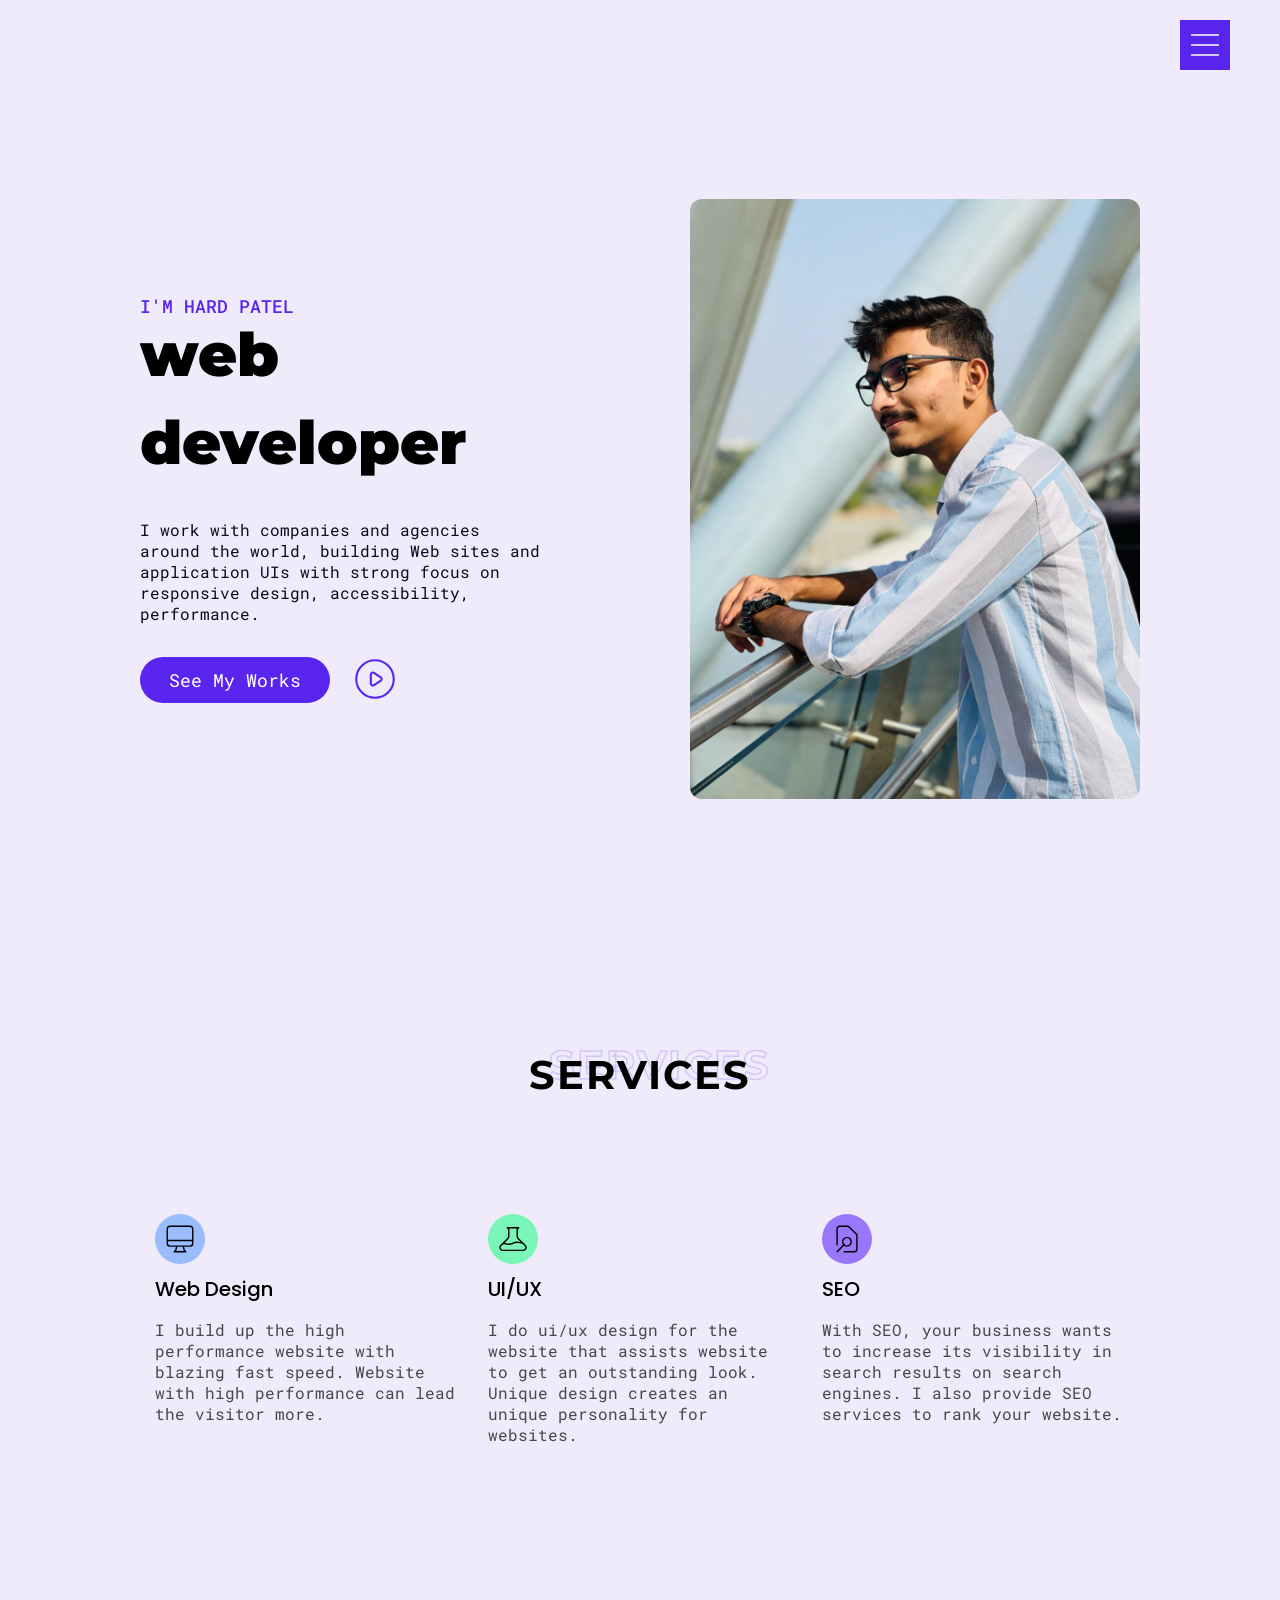
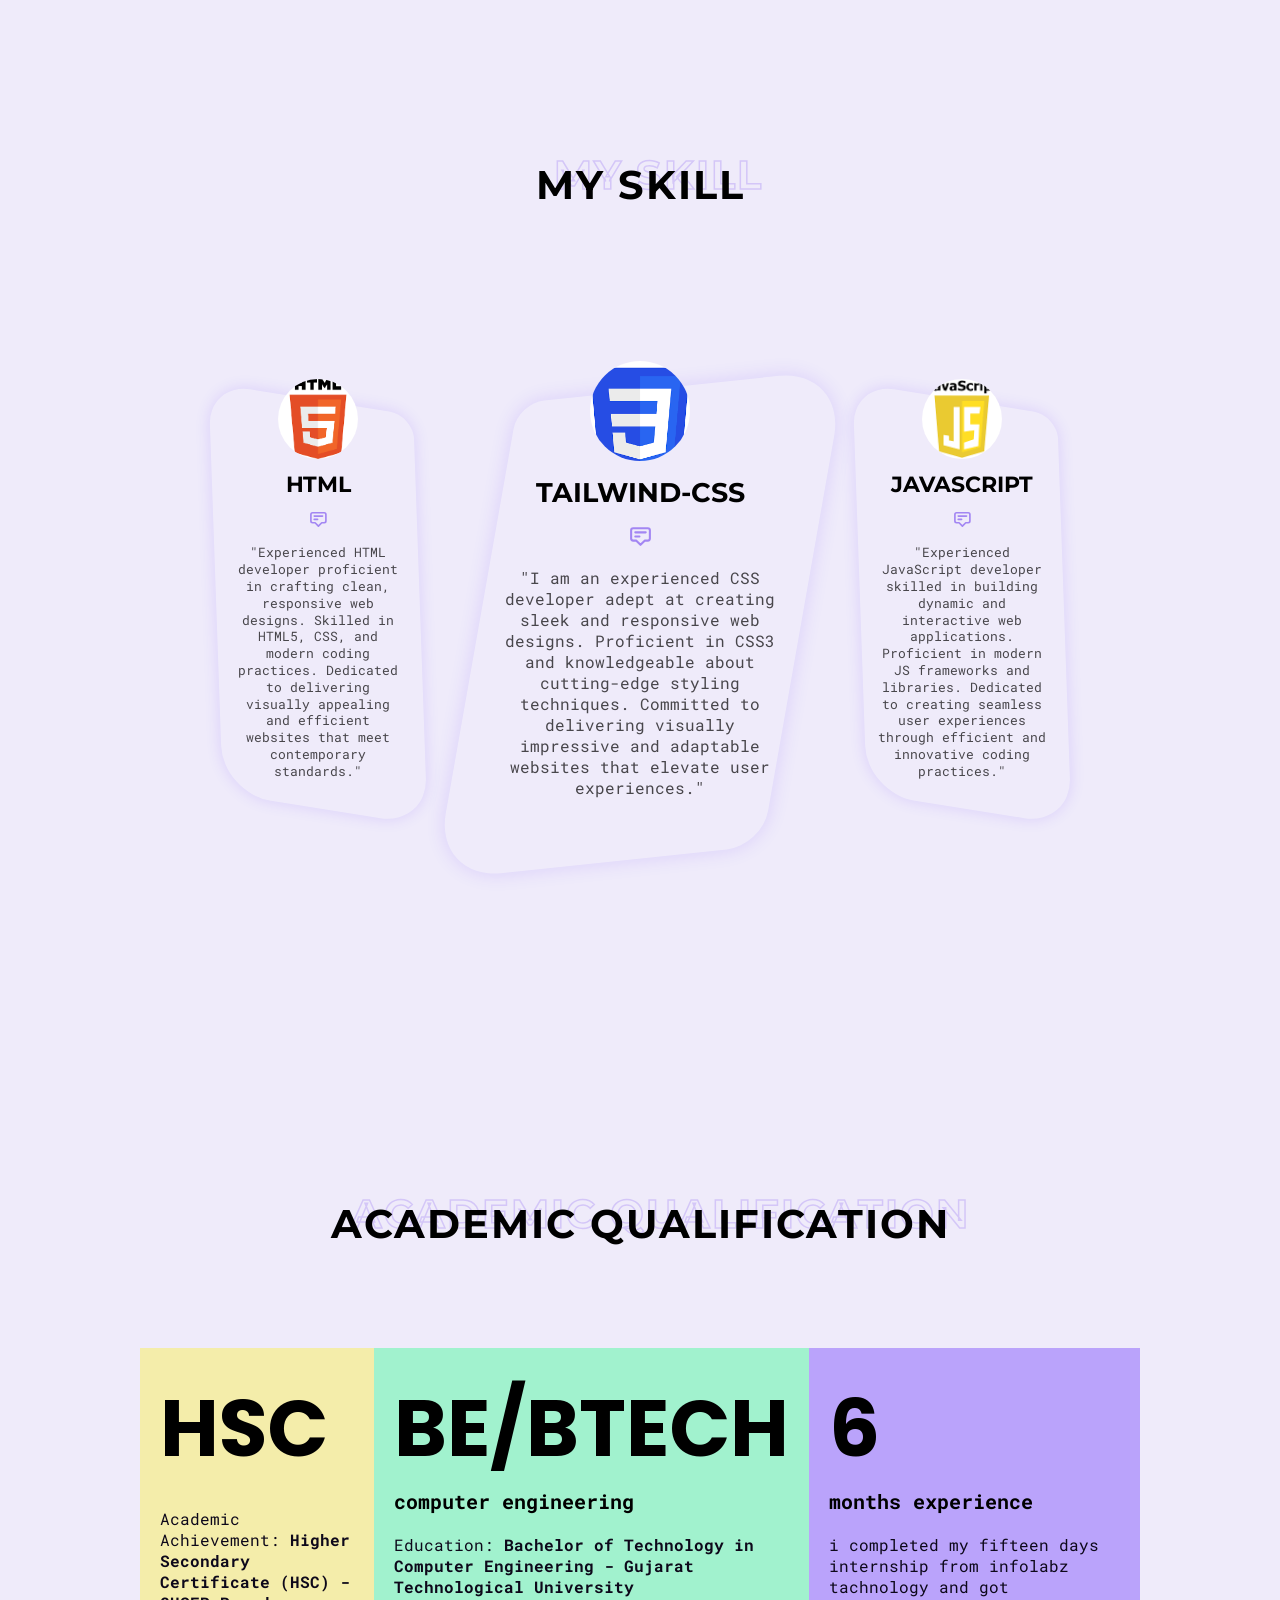
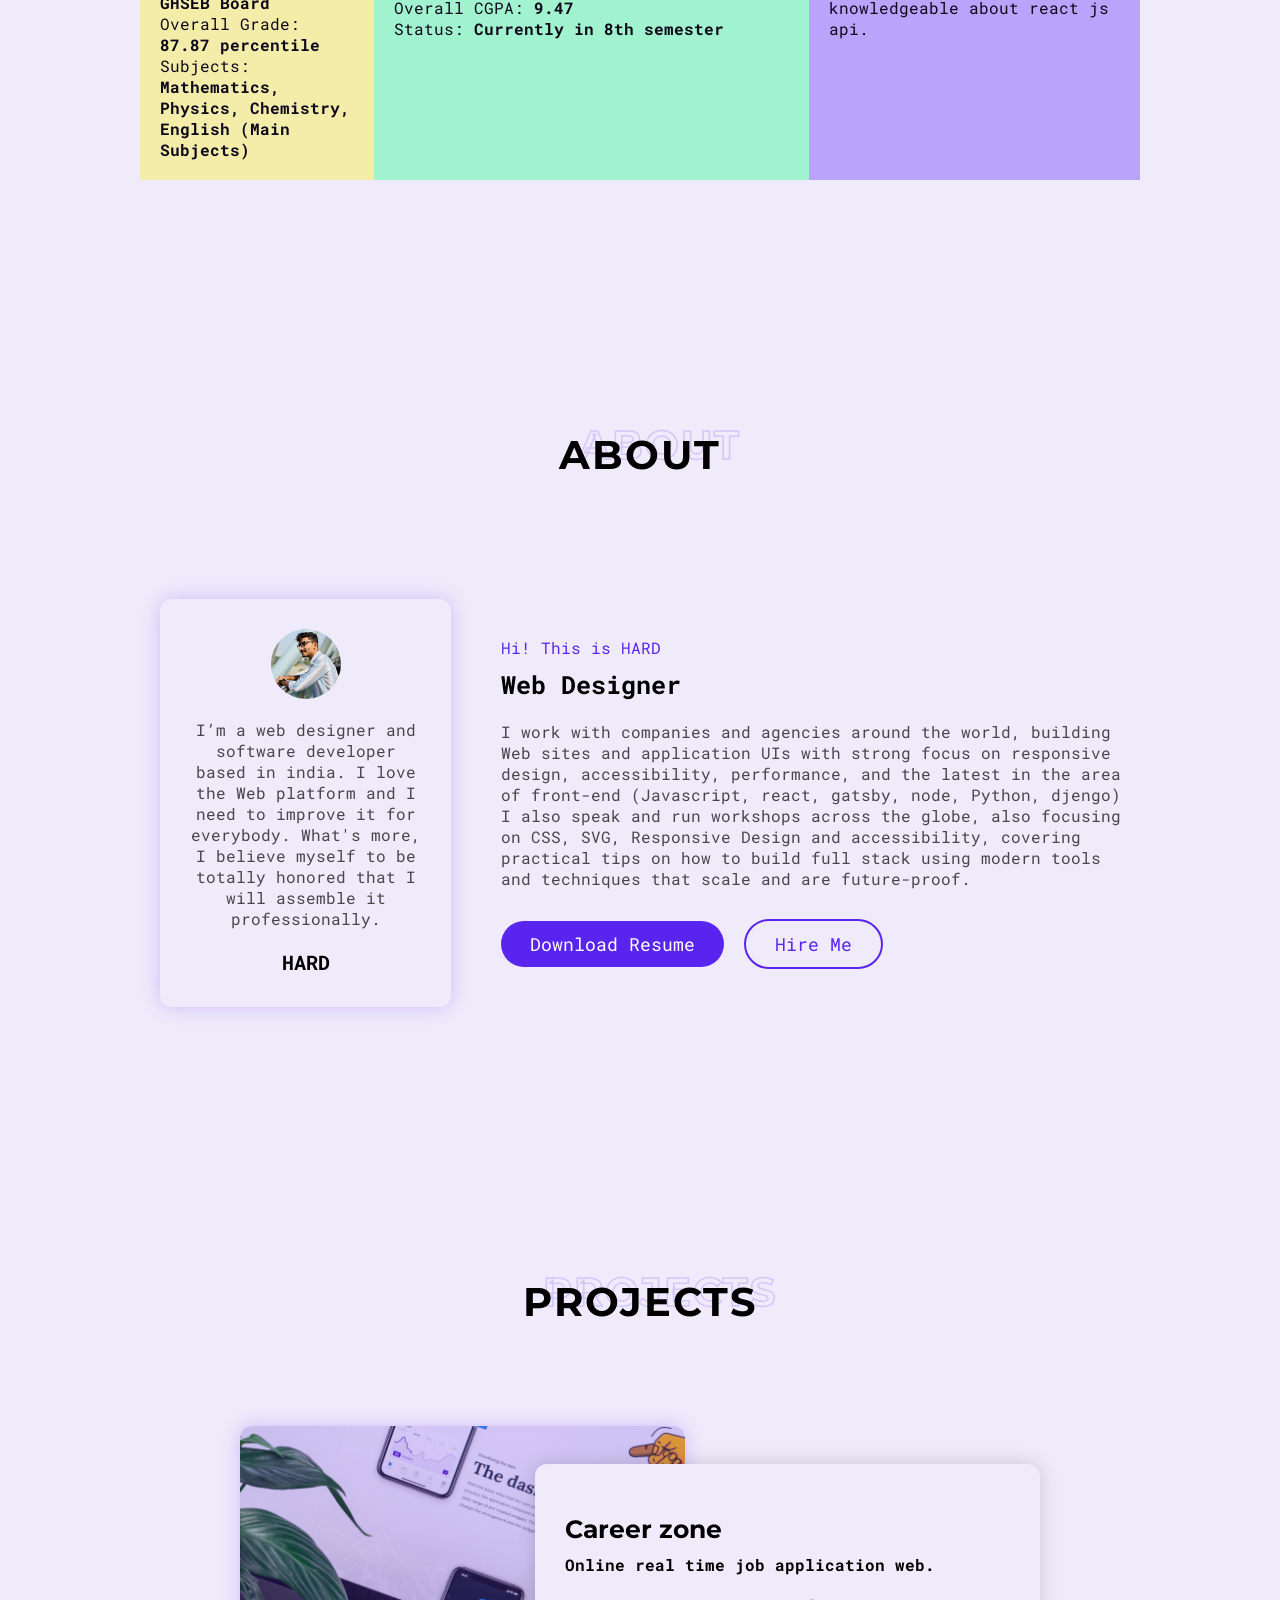
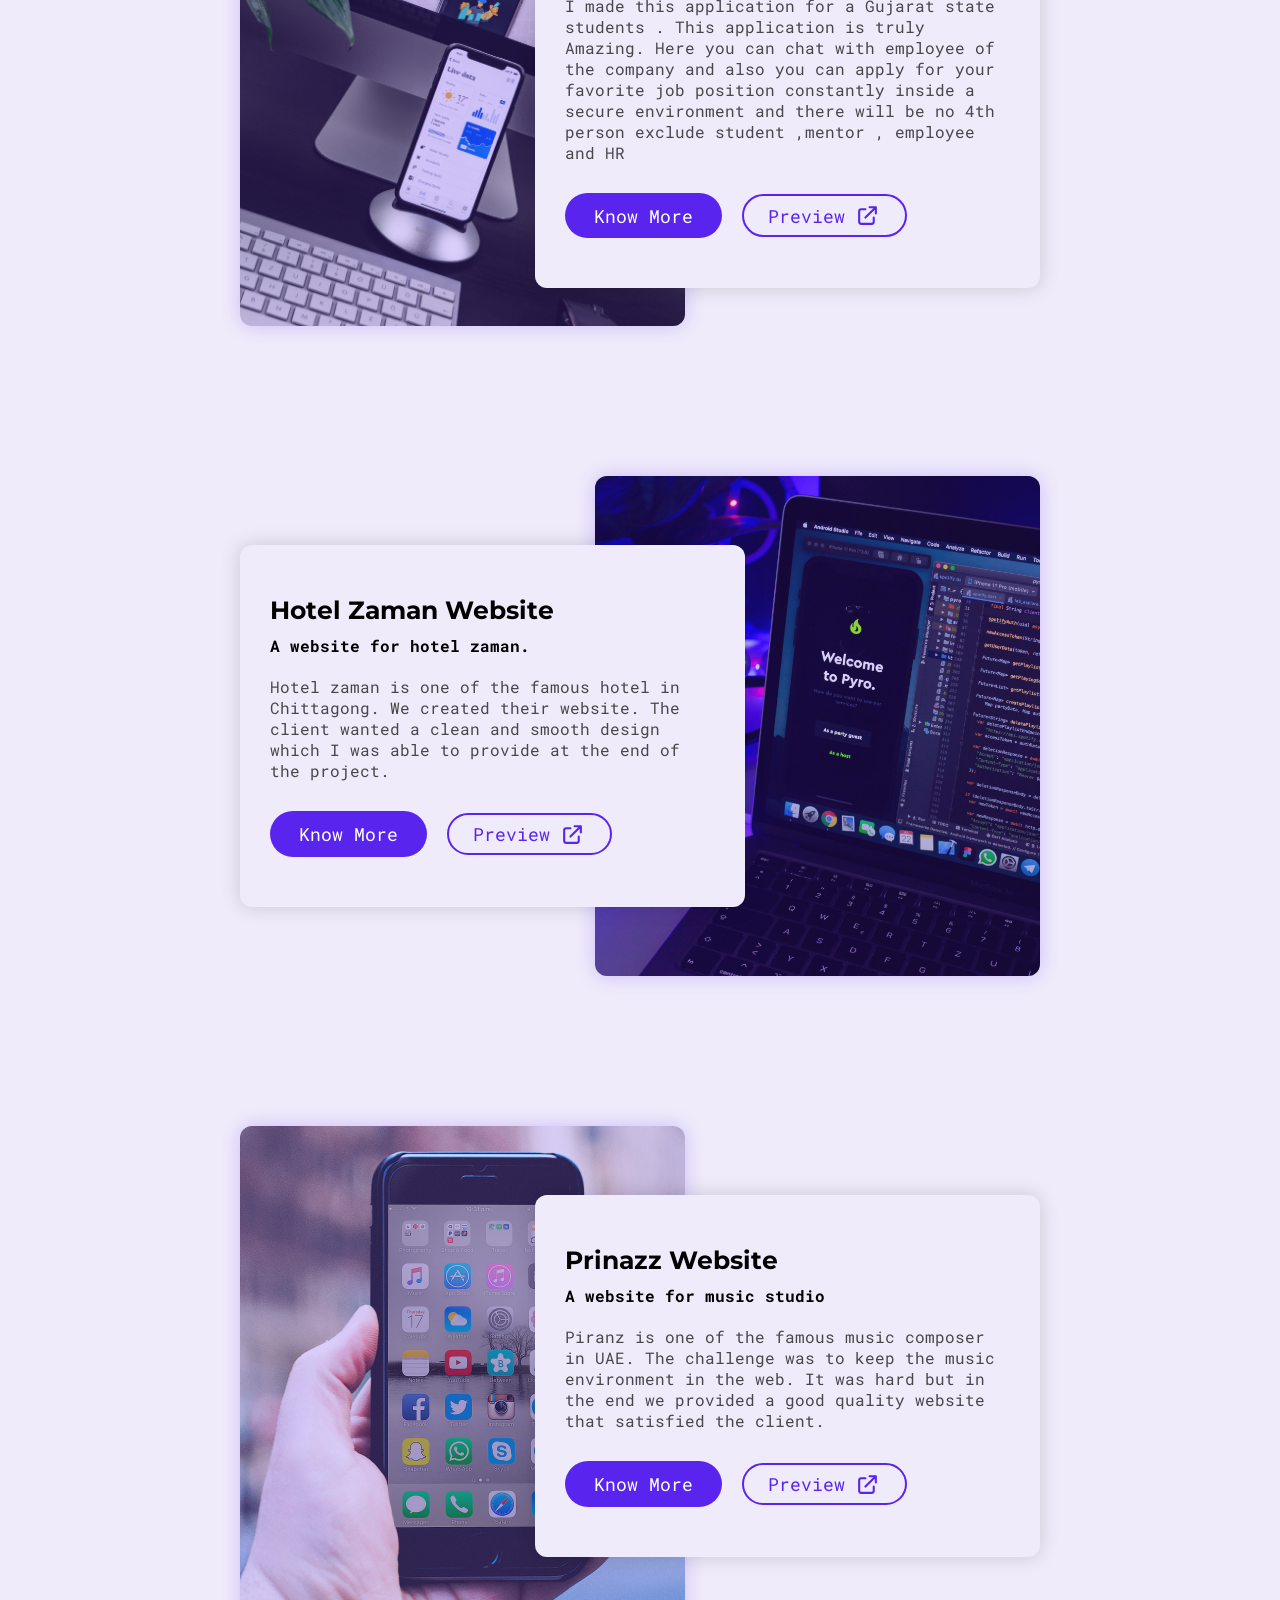
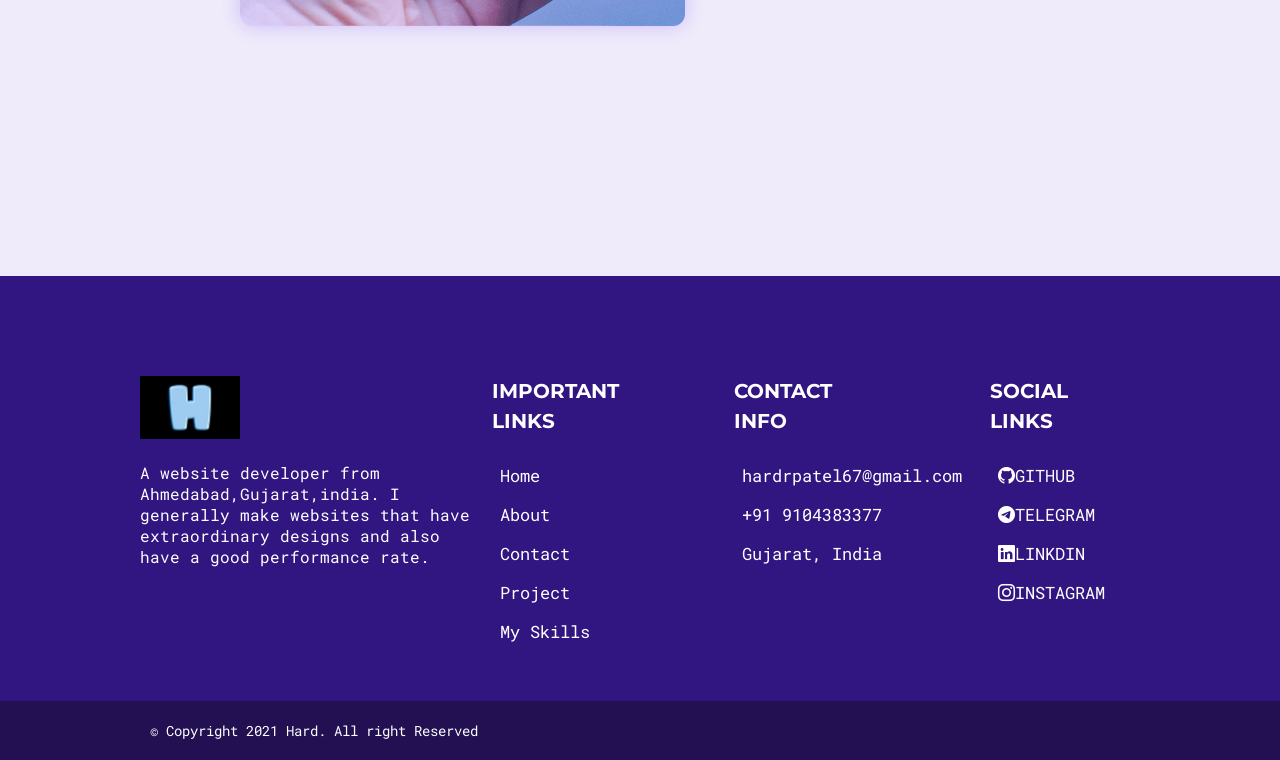
<file: index.html>
<!DOCTYPE html>
<html lang="en">

<head>
  <meta charset="UTF-8">
  <meta name="viewport" content="width=device-width, initial-scale=1.0">
  <title>Hard - Portfolio</title>
  <link rel="shortcut icon" href="./image/h symbol_11zon.jpeg" type="image/x-icon">
  <link rel="stylesheet" href="style.css">
  <link rel="stylesheet" href="https://cdn.jsdelivr.net/npm/bootstrap-icons@1.10.5/font/bootstrap-icons.css">
  <link rel="stylesheet" href="https://cdnjs.cloudflare.com/ajax/libs/font-awesome/6.5.1/css/all.min.css" integrity="sha512-DTOQO9RWCH3ppGqcWaEA1BIZOC6xxalwEsw9c2QQeAIftl+Vegovlnee1c9QX4TctnWMn13TZye+giMm8e2LwA==" crossorigin="anonymous" referrerpolicy="no-referrer" />
   
  <style>
    @import url('https://fonts.googleapis.com/css2?family=Montserrat:wght@700;900&family=Roboto+Mono:wght@300;500&family=Poppins:wght@600&display=swap');

/* variables */
:root {
	--primary-color: #5924ed;
	--secondary-black: #0d081a;
	--secondary-gray: #48464b;
	--body-bg: #efebfa;
}

/* global styles */
* {
	padding: 0;
	margin: 0;
	box-sizing: border-box;
}
html {
	font-family: 'Roboto Mono';
	font-size: 10px;
	scroll-behavior: smooth;
}
body {
	background-color: var(--body-bg);
}
img {
	width: 100%;
	height: 100%;
}
a {
	color: black;
	text-decoration: none;
}

section {
	display: flex;
	align-items: center;
	justify-content: center;
}
.container {
	width: 90%;
	margin: 0 auto;
	max-width: 1000px;
}
p {
	font-size: 1.6rem;
	color: var(--secondary-black);
}
.section-heading {
	font-size: clamp(0.8rem, 10vw, 4rem);
	text-transform: uppercase;
	font-family: 'Montserrat';
	letter-spacing: 0.2rem;
	text-align: center;
	position: relative;
	margin-bottom: 10rem;
}
.section-heading::before {
	content: attr(data-outline);
	position: absolute;
	left: 2%;
	top: -20%;
	width: 100%;

	text-align: center;
	text-transform: uppercase;
	font-family: 'Montserrat';
	letter-spacing: 0.2rem;

	color: transparent;
	/* -webkit-text-stroke: 1.5px rgba(0, 0, 0, 0.103); */
	-webkit-text-stroke: 1.5px #5a24ed2f;
	z-index: -1;
}
.buttons {
	margin-top: 3rem;
	display: flex;
	align-items: center;
	justify-content: flex-start;
	gap: 2rem;
}
.primary-btn {
	display: inline-block;
	background-color: var(--primary-color);
	color: white;
	font-size: 1.8rem;
	padding: 0.6em 1.6em;
	border-radius: 50px;
}
.buttons .primary-btn.outline {
	background-color: transparent;
	border: 2px solid var(--primary-color);
	color: var(--primary-color);
}
.buttons svg {
	width: 50px;
	color: var(--primary-color);
}

/* scroll Top/Up Button */
.scroll-top {
	z-index: 100;
	height: 60px;
	width: 60px;
	background-color: white;
	position: fixed;
	bottom: 10px;
	right: 10px;
	cursor: pointer;
	border-radius: 6px;
	box-shadow: 0px 0px 20px rgba(71, 40, 182, 0.226);
	/* hover effect default */
	transform: scale(0.9);
	transition: 0.3s ease-in-out transform;
	/* for centering the icon */
	/* display: flex; */
	display: none;
	align-items: center;
	justify-content: center;
}
.scroll-top svg {
	width: 50%;
	color: black;
	pointer-events: none;
}

.scroll-top:hover {
	transform: scale(1);
}

/* Navigation Section */
#navigation {
	position: fixed;
	right: 50px;
	height: auto;
	top: 20px;
	z-index: 100;
}
#navigation .nav-icon {
	width: 50px;
	height: 50px;
	margin: 0 auto;
	margin-right: 0;
	cursor: pointer;
	background-color: var(--primary-color);
	display: flex;
	align-items: center;
	justify-content: center;
}
#navigation .nav-icon svg {
	width: 80%;
	color: white;
}
#nav-content {
	position: fixed;
	right: 0;
	width: 47%;
	max-width: 365px;
	height: 100%;
	z-index: 100;
	background-color: var(--secondary-black);
	color: white;
	display: flex;
	align-items: center;
	justify-content: center;
	overflow: hidden;
	transform: translateX(100%);
	transition: 0.3s ease transform;
}
#nav-content.show {
	transform: translateX(0);
	box-shadow: -6px 0px 29px 7px #000000a3;
}
#nav-content .section-heading {
	text-align: left;
}
#nav-content .section-heading::before {
	content: 'Menu';
	text-align: left;
	-webkit-text-stroke: 1.5px #afadad25;
}
#nav-content .wrapper {
	width: 70%;
	position: relative;
}
#nav-content ul {
	list-style: none;
	text-align: left;
}
#nav-content ul li {
	margin-bottom: 2rem;
}
#nav-content ul li a {
	display: inline-block;
	width: 100%;
	color: white;
	font-size: 3rem;
	font-family: 'Montserrat';
	/* position: relative; */
}
#nav-content ul li a::after {
	content: attr(data-text);
	pointer-events: none;
	position: absolute;
	right: -150px;
	bottom: 30%;
	width: 100%;
	color: transparent;
	-webkit-text-stroke: 1.5px #fefcfcdd;
	opacity:0;
	transition: 0.3s ease;
	transition-property: opacity, transform;
	z-index: -1;
	text-align: center;
	transform: rotate(70deg) scale(3);
}
#nav-content ul li a:hover::after {
	opacity: 1; 
	transform: scale(3) translateY(10px) rotate(90deg);
}
#nav-content .close-btn {
	position: absolute;
	left: 10px;
	top: 10px;
	color: white;
	width: 40px;
	height: 40px;
	background-color: var(--primary-color);
	display: flex;
	align-items: center;
	justify-content: center;
	border-radius: 50%;
	cursor: pointer;
	transition: 0.3s ease background-color;
}
#nav-content .close-btn:hover {
	background-color: crimson;
}
#nav-content .close-btn svg {
	width: 80%;
}
@media only screen and (max-width: 768px) {
	#navigation {
		right: 10px;
		top: 10px;
	}
	#nav-content nav ul li a::after {
		display: none;
	}
	#nav-content .section-heading {
		text-align: right;
		margin-bottom: 5rem;
	}
	#nav-content .section-heading::before {
		text-align: right;
	}
	#nav-content nav ul {
		text-align: right;
	}
	#nav-content nav ul li a {
		font-size: 2.5rem;
	}
	#nav-content .wrapper {
		width: 90%;
	}
}

/* Hero section Styles */
#hero {
	height: 100vh;
	width: 100%;
	padding-top: 10rem;
}
#hero .container {
	display: flex;
	align-items: center;
	justify-content: center;
}
#hero .container .left {
	flex: 6;
	/* padding-right: 3rem; */
}
#hero .container .right {
	flex: 8;
}

#hero .left .subheading {
	font-size: 1.8rem;
	font-weight: 500;
	text-transform: uppercase;
	color: var(--primary-color);
	animation: fade 0.3s ease-in forwards;
	animation-delay: 1.1s;
	opacity: 0;
}
#hero .left .heading {
	font-size: 6rem;
	font-family: 'Montserrat';
	font-weight: 900;
	/* max-width: 400px; */
	overflow: hidden;
}
#hero .left .heading .wrapper {
	/* position: relative; */
	display: inline-block;
	overflow: hidden;
	/* border: 1px solid red; */
}
#hero .left .heading .wrapper span {
	position: relative;
	bottom: -70px;
	animation: reveal 1s ease-in-out forwards;
}
@keyframes reveal {
	0% {
		bottom: -70px;
	}
	100% {
		bottom: 0px;
	}
}
@keyframes fade {
	0% {
		opacity: 0;
	}
	100% {
		opacity: 1;
	}
}
#hero .left .desc {
	margin-top: 2.5rem;
	max-width: 400px;
	animation: fade 0.3s ease-in forwards;
	animation-delay: 1.1s;
	opacity: 0;
}
#hero .left .buttons {
	animation: fade 0.3s ease-in forwards;
	animation-delay: 1.1s;
	opacity: 0;
}

#hero .right {
	text-align: right;
}
#hero .right img {
	width: 100%;
	max-width: 450px;
	height: 600px;
	object-fit: cover;
	object-position: 50% 30%;
	border-radius: 12px;
}

@media only screen and (max-width: 768px) {
	html {
		font-size: 9px;
	}
	#hero .container {
		flex-direction: column-reverse;
	}
	#hero .container .right {
		text-align: center;
		flex: 1;
		margin-bottom: 2rem;
	}
	#hero .container .left {
		text-align: center;
		padding-right: 0;
		flex: 1;
		height: fit-content;
	}
	#hero .left .buttons {
		justify-content: center;
	}
	#hero .left .heading {
		font-size: 4rem;
		margin: 0 auto;
	}
	#hero .container .left .desc {
		margin: 0 auto;
		margin-top: 2rem;
	}
	#hero .right img {
		width: 100%;
		height: 400px;
	}
}
@media only screen and (max-width: 950px) {
	#hero .container .right {
		flex: 6;
	}
}

/* Services Section */
#services {
	padding: 15rem 0;
}

#services .all-items {
	display: flex;
	align-items: flex-start;
	justify-content: center;
}
#services .item {
	padding: 1.5rem;
	transition: 0.3s ease-in-out background-color;
	border-radius: 12px;
	flex: 1;
}
#services .item:nth-child(1):hover {
	background-color: rgb(8 69 241 / 35%);
}
#services .item:nth-child(2):hover {
	background-color: rgba(0, 255, 115, 0.151);
}
#services .item:nth-child(3):hover {
	background-color: #cbbef093;
}
#services .item .icon {
	width: 50px;
	height: 50px;
	padding: 0.8rem;
	background-color: rgba(255, 0, 0, 0.24);
	border-radius: 50%;
	margin-bottom: 1rem;
}
#services .item-heading {
	font-weight: 500;
	font-size: 2rem;
	/* text-transform: uppercase; */
	margin-bottom: 1.5rem;
	font-family: 'Poppins';
}
#services .item-desc {
	color: var(--secondary-gray);
}
#services .item:nth-child(1) .icon {
	background-color: rgb(7 106 255 / 37%);
}
#services .item:nth-child(2) .icon {
	background-color: rgba(0, 255, 115, 0.493);
}
#services .item:nth-child(3) .icon {
	background-color: #4705fc80;
}
@media only screen and (max-width: 768px) {
	#services .all-items {
		flex-direction: column;
		text-align: center;
	}
	#services .item .icon {
		margin: 0 auto;
		margin-bottom: 1rem;
	}
	#services .item {
		margin: 2rem 0;
	}
	#services .item:nth-child(1) {
		background-color: rgb(8 69 241 / 35%);
	}
	#services .item:nth-child(2) {
		background-color: rgba(0, 255, 115, 0.151);
	}
	#services .item:nth-child(3) {
		background-color: #cbbef093;
	}
}

/* testimonial section */
#testimonial {
	padding: 15rem 0;
	overflow-x: hidden;
}
#testimonial .all-items {
	display: flex;
	align-items: center;
	justify-content: center;
	gap: 3rem;
}
#testimonial .item {
	text-align: center;
	position: relative;
	padding: 20px;
}
#testimonial .item:nth-of-type(1),
#testimonial .item:nth-of-type(3) {
	flex: 3;
	transform: scale(0.8);
}
#testimonial .item:nth-of-type(2) {
	flex: 4;
}

#testimonial .item::after {
	content: '';
	position: absolute;
	height: 120%;
	width: 100%;
	/* border: 1px solid var(--primary-color); */
	left: 0;
	top: 45px;
	z-index: -1;

	/* border-radius: 20px 50px 100px 50px; */
	box-shadow: 0px 0px 20px 0px #4705fc1f;
}
#testimonial .item:nth-of-type(2)::after {
	transform: skew(350deg, 354deg);
	border-radius: 26px 67px 35px 67px;
	height: 100%;
}
#testimonial .item:nth-of-type(1)::after,
#testimonial .item:nth-of-type(3)::after {
	transform: skew(2deg, 9deg);
	height: 95%;
	border-radius: 52px 30px 59px 60px;
}

/* #testimonial .img {
	width: 80px;
	height: 80px;
	border-radius: 50%;
	overflow: hidden;
	margin: 0 auto;
	margin-bottom: 2rem;
}
#testimonial .img img {
	object-fit: cover;
} */
#testimonial .img {
  width: 100px; /* Adjust the width of the image */
  height: 100px; /* Adjust the height of the image */
  border-radius: 50%;
  overflow: hidden;
  margin: 0 auto;
  margin-bottom: 1.5rem; /* Adjust the bottom margin as needed */
}

#testimonial .img img {
  object-fit: cover;
  width: 100%; /* Ensure the image fills the container */
  height: 100%; /* Ensure the image fills the container */
}
#testimonial .testimonial-heading {
	font-size: 2.7rem;
	text-transform: uppercase;
	font-family: 'Montserrat';
	margin-bottom: 0.5rem;
}
#testimonial .testimonial-sub-heading {
	font-size: 1.6rem;
	margin-bottom: 1rem;
	color: var(--secondary-gray);
}
#testimonial .icon {
	max-width: 25px;
	margin: 1.5rem auto;
	opacity: 0.5;
	color: var(--primary-color);
}
#testimonial .testimonial-desc {
	color: var(--secondary-gray);
}
@media only screen and (max-width: 950px) {
	#testimonial .all-items {
		flex-direction: column;
		max-width: 400px;
		margin: 0rem auto;
		gap: 50px;
	}
}

/* Stats Section Style*/
#stats {
	padding: 20rem 0 10rem 0;
}

#stats .all-items {
	display: flex;
	align-items: stretch;
	justify-content: center;
}
#stats .all-items .item {
	padding: 2rem;
}
#stats .number {
	font-family: 'Poppins';
	font-size: 8rem;
}
#stats .stats-sub-heading {
	font-size: 2rem;
	margin-bottom: 2rem;
}

#stats .all-items .item:nth-child(1) {
	background-color: rgba(255, 238, 0, 0.322);
}
#stats .all-items .item:nth-child(2) {
	background-color: rgba(0, 255, 115, 0.329);
}
#stats .all-items .item:nth-child(3) {
	background-color: #4705fc50;
}
@media only screen and (max-width: 768px) {
	#stats .all-items {
		flex-direction: column;
	}
}

/* About section  */
#about {
	padding: 15rem 0;
}
#about .wrapper {
	display: flex;
	align-items: center;
	justify-content: center;
	gap: 30px;
}
#about .left {
	padding: 2rem;
	text-align: center;
}
#about .left .card {
	box-shadow: 0px 0px 20px #4705fc33;
	padding: 3rem;
	border-radius: 12px;
	min-height: 400px;
}
#about .left .card .img {
	width: 70px;
	height: 70px;
	margin: 0 auto;
	border-radius: 50%;
	overflow: hidden;
	margin-bottom: 2rem;
}
#about .left .card .img img {
	object-fit: cover;
}
#about .left .card .card-desc {
	color: var(--secondary-gray);
	margin-bottom: 2rem;
}
#about .left .card .card-name {
	font-size: 2rem;
	margin-bottom: 0.2rem;
}
#about .left .card .card-sub-title {
	font-size: 1.4rem;
}
#about .subheading {
	color: var(--primary-color);
	margin-bottom: 1rem;
}
#about .right .slogan {
	font-size: 2.5rem;
	margin-bottom: 2rem;
}
#about .right .right-text {
	color: var(--secondary-gray);
}
@media only screen and (max-width: 768px) {
	#about .wrapper {
		flex-direction: column-reverse;
		text-align: center;
	}
	#about .right .buttons {
		flex-direction: column;
	}
	#about .right .buttons a {
		width: 100%;
		text-align: center;
	}
}

/* Projects Section */
#projects {
	padding: 10rem 0;
}
#projects .item {
	display: flex;
	align-items: center;
	justify-content: center;
	max-width: 800px;
	margin: 0 auto;
	margin-bottom: 15rem;
	/* gap: 2rem; */
}
#projects .item:nth-of-type(even) {
	flex-direction: row-reverse;
}
#projects .item .left {
	flex: 1;
}
#projects .item .right {
	margin-left: -150px;
	flex: 1;
	background-color: var(--body-bg);
	padding: 5rem 3rem;
	border-radius: 12px;
	box-shadow: 0px 0px 20px #00000028;
	z-index: 2;
}
#projects .item:nth-of-type(even) .right {
	margin-left: 0;
}
#projects .item:nth-of-type(even) .left {
	margin-left: -150px;
}
#projects .item .left .img {
	height: 500px;
	overflow: hidden;
	border-radius: 12px;
	overflow: hidden;
	box-shadow: 0px 0px 20px #4705fc33;
	position: relative;
}
#projects .item .left .img::after {
	content: '';
	position: absolute;
	left: 0;
	top: 0;
	height: 100%;
	width: 100%;
	background-color: #5a24ed38;
}
#projects .item .left .img img {
	object-fit: cover;
	transition: 0.3s ease transform;
}
#projects .item:hover .left .img img {
	transform: scale(1.1);
	z-index: 1;
}
#projects .item .right .project-title {
	font-size: 2.5rem;
	font-family: 'Montserrat';
	margin-bottom: 1rem;
}
#projects .item .right .project-sub-title {
	font-size: 1.6rem;
	margin-bottom: 2rem;
}
#projects .item .right .project-desc {
	color: var(--secondary-gray);
	margin-bottom: 3rem;
}
#projects .item .right .external-link {
	display: flex;
	align-items: center;
	justify-content: center;
	gap: 1rem;
	padding: calc(0.6em - 4px) calc(1.6em - 4px);
}
#projects .item .right .external-link svg {
	width: 25px;
}

@media only screen and (max-width: 768px) {
	#projects .item {
		flex-direction: column;
	}
	#projects .item .left {
		width: 100%;
	}
	#projects .item .right {
		margin-left: 0;
		width: 90%;
		margin-top: -150px;
	}
	#projects .item:nth-of-type(even) {
		flex-direction: column;
	}
	#projects .item:nth-of-type(even) .left {
		margin-left: 0;
	}
}
@media only screen and (max-width: 450px) {
	#projects .item .right .buttons {
		flex-direction: column;
	}
	#projects .item .right .buttons a {
		width: 100%;
		text-align: center;
	}
}

/* Contact Section */
#contact {
	padding: 10rem 0;
}
#contact .wrapper {
	display: flex;
	align-items: flex-start;
	justify-content: center;
	gap: 5rem;
}
#contact .wrapper .left {
	flex: 1;
}
#contact .wrapper .right {
	flex: 1;
}
#contact .left .contact-heading {
	font-family: 'Montserrat';
	font-size: 3rem;
	margin-bottom: 1rem;
}
#contact .left .contact-desc {
	color: var(--secondary-gray);
	margin-bottom: 4rem;
}
#contact .left .contact-info {
	margin-bottom: 5rem;
}
#contact .left .contact-info ul {
	list-style: none;
}
#contact .left .contact-info ul li {
	border-radius: 12px;
	overflow: hidden;
}
#contact .left .contact-info ul li a {
	display: flex;
	align-items: center;
	justify-content: flex-start;
	gap: 1rem;
	font-size: 2rem;
	padding: 1.5rem;
}

#contact .left .contact-info ul li:hover {
	background-color: var(--primary-color);
}
#contact .left .contact-info ul li:hover .icon {
	color: white;
}
#contact .left .contact-info ul li:hover .text {
	color: white;
}
#contact .left .contact-info ul li a .icon {
	width: 25px;
	color: var(--primary-color);
}
#contact .left .contact-info ul li a .text {
	color: var(--secondary-gray);
}
#contact .left .social-info ul {
	display: flex;
	list-style: none;
	font-size: 2rem;
	gap: 2rem;
}
#contact .left .social-info ul li a {
	color: var(--primary-color);
}
#contact .right .form-wrapper {
	background-color: var(--primary-color);
	max-width: 500px;
	margin: 0 auto;
	padding: 5rem;
	border-radius: 12px;
	color: white;
}
#contact .right .form-group {
	margin-bottom: 1rem;
}
#contact .right .form-group label {
	margin-bottom: 0.5rem;
	display: inline-block;
	font-size: 1.8rem;
}
#contact .right .form-group .input-wrapper {
	background-color: white;
	color: black;
	width: 100%;
	display: flex;
	align-items: center;
	justify-content: flex-start;
	height: 40px;
	border-radius: 4px;
	overflow: hidden;
}
#contact .right .form-group .input-wrapper .icon {
	font-size: 2rem;
	height: 100%;
	width: 50px;
	background-color: rgb(218, 218, 218);
	display: flex;
	align-items: center;
	justify-content: center;
}
#contact .right .form-group .input-wrapper input {
	padding: 1rem;
	height: 100%;
	width: 100%;
	outline: none;
	border: none;
	font-size: 2rem;
}
#contact .right .form-group textarea {
	width: 100%;
	height: 250px;
	resize: vertical;
	font-size: 2rem;
	padding: 1rem;
	outline: none;
	border-radius: 4px;
}
#contact .right .form-wrapper button {
	display: inline-block;
	width: 150px;
	font-size: 2rem;
	text-transform: uppercase;
	height: auto;
	padding: 1rem 0;
	font-family: 'Roboto Mono';
	letter-spacing: 0.3rem;
	border-radius: 8px;
	outline: none;
	border: none;
	cursor: pointer;
}
@media only screen and (max-width: 768px) {
	#contact .wrapper {
		flex-direction: column-reverse;
		justify-content: center;
		align-items: center;
	}
	#contact .right {
		width: 100%;
	}
	#contact .right .form-wrapper {
		padding: 3rem;
		width: 100%;
		max-width: 100%;
	}
}

/* Footer Section */
#footer {
	background-color: #311580;
	color: white;
	padding: 10rem 0 5rem 0;
}
#footer footer {
	display: flex;
	align-items: flex-start;
	justify-content: flex-start;
	gap: 2rem;
}
#footer footer .col-1 {
	flex: 3;
}
#footer footer .col-2,
#footer footer .col-3,
#footer footer .col-4 {
	flex: 2;
}
#footer footer .col-4 {
	flex: 1;
}

#footer footer .col-1 .logo img {
	max-width: 100px;
	margin-bottom: 2rem;
}
#footer footer .col-1 p {
	color: white;
}

#footer footer .column-heading {
	font-family: 'Montserrat';
	font-size: 2rem;
	margin-bottom: 2rem;
	text-transform: uppercase;
	line-height: 1.5em;
}
#footer footer ul {
	list-style: none;
}
#footer footer ul li {
	border-radius: 4px;
}
#footer footer ul li:hover {
	background-color: white;
}
#footer footer ul li:hover a {
	color: var(--primary-color);
}
#footer footer ul li a {
	display: inline-block;
	width: 100%;
	color: white;
	font-size: 1.7rem;
	padding: 0.8rem;
}
#footer footer .col-4 ul {
	display: flex;
	flex-wrap: wrap;
}
#footer footer .col-4 ul li a {
	min-width: 60px;
	width: 150px;
}
@media only screen and (max-width: 768px) {
	#footer footer {
		flex-direction: column;
		justify-content: center;
		text-align: center;
	}
	#footer footer .col-1,
	#footer footer .col-2,
	#footer footer .col-3,
	#footer footer .col-4 {
		width: 100%;
		margin-bottom: 3rem;
	}
	#footer footer .col-4 ul {
		width: fit-content;
		margin: 10px auto;
	}
}

/* copyright Section */
#copyright {
	padding: 1rem 0;
	background-color: #221052;
}
#copyright p {
	color: white;
	margin: 1rem;
	font-size: 1.4rem;
}
@media only screen and (max-width: 768px) {
	#copyright p {
		text-align: center;
	}
}
  </style>
</head>

<body>
  <!-- Scroll Top Button -->
  <div class="scroll-top">
    <svg xmlns="http://www.w3.org/2000/svg" fill="none" viewBox="0 0 24 24" stroke="currentColor">
      <path stroke-linecap="round" stroke-linejoin="round" stroke-width="2" d="M8 7l4-4m0 0l4 4m-4-4v18" />
    </svg>
  </div>
  <!-- Navigation -->
  <section id="navigation">
    <div class="nav-icon">
      <svg xmlns="http://www.w3.org/2000/svg" fill="none" viewBox="0 0 24 24" stroke="currentColor">
        <path stroke-linecap="round" stroke-linejoin="round" stroke-width="1" d="M4 6h16M4 12h16M4 18h16" />
      </svg>
    </div>
  </section>
  <div id="nav-content">
    <div class="close-btn">
      <svg xmlns="http://www.w3.org/2000/svg" fill="none" viewBox="0 0 24 24" stroke="currentColor">
        <path stroke-linecap="round" stroke-linejoin="round" stroke-width="2" d="M6 18L18 6M6 6l12 12" />
      </svg>
    </div>
    <div class="wrapper">
      <h2 class="section-heading">Menu</h2>
      <nav>
        <ul>
          <li><a data-text="Home" href="./index.html#hero">Home</a></li>
          <li><a data-text="About" href="./index.html#about">About</a></li>
          <li><a data-text="Projects" href="./index.html#projects">Projects</a></li>
          <li><a data-text="skills" href="./index.html#My-skill">Skills</a></li>
          <li><a data-text="Contact" href="./contact.html">Contact Me</a></li>
        </ul>
      </nav>
    </div>
  </div>

  <!-- Hero section -->
  <section id="hero">
    <div class="container">
      <div class="left">
        <p class="subheading">I'm Hard Patel</p>
        <h2 class="heading">
          <div class="wrapper"><span>web</span></div>
          <div class="wrapper"><span>developer</span></div>
          <div class="wrapper"><span></span></div>
        </h2>
        <p class="desc">I work with companies and agencies around the world, building Web sites and application UIs with
          strong focus on
          responsive design, accessibility, performance.</p>
        <div class="buttons">
          <a href="#projects" class="primary-btn">See My Works</a>
          <a href="#">
            <svg xmlns="http://www.w3.org/2000/svg" fill="none" viewBox="0 0 24 24" stroke="currentColor">
              <path stroke-linecap="round" stroke-linejoin="round" stroke-width="1"
                d="M14.752 11.168l-3.197-2.132A1 1 0 0010 9.87v4.263a1 1 0 001.555.832l3.197-2.132a1 1 0 000-1.664z" />
              <path stroke-linecap="round" stroke-linejoin="round" stroke-width="1"
                d="M21 12a9 9 0 11-18 0 9 9 0 0118 0z" />
            </svg>
          </a>
        </div>
      </div>
      <div class="right">
        <img src="./image/hard image.jpg" alt="">
      </div>
    </div>
  </section>

  <!-- services Section -->
  <section id="services">
    <div class="container">
      <h2 class="section-heading" data-outline="Services">Services</h2>
      <div class="all-items">
        <div class="item">
          <div class="icon">
            <svg xmlns="http://www.w3.org/2000/svg" fill="none" viewBox="0 0 24 24" stroke="currentColor">
              <path stroke-linecap="round" stroke-linejoin="round" stroke-width="1"
                d="M9.75 17L9 20l-1 1h8l-1-1-.75-3M3 13h18M5 17h14a2 2 0 002-2V5a2 2 0 00-2-2H5a2 2 0 00-2 2v10a2 2 0 002 2z" />
            </svg>
          </div>
          <h3 class="item-heading">Web Design</h3>
          <p class="item-desc">I build up the high performance website with blazing fast speed. Website with high
            performance can lead the visitor more. </p>
        </div>
        <div class="item">
          <div class="icon">
            <svg xmlns="http://www.w3.org/2000/svg" fill="none" viewBox="0 0 24 24" stroke="currentColor">
              <path stroke-linecap="round" stroke-linejoin="round" stroke-width="1"
                d="M19.428 15.428a2 2 0 00-1.022-.547l-2.387-.477a6 6 0 00-3.86.517l-.318.158a6 6 0 01-3.86.517L6.05 15.21a2 2 0 00-1.806.547M8 4h8l-1 1v5.172a2 2 0 00.586 1.414l5 5c1.26 1.26.367 3.414-1.415 3.414H4.828c-1.782 0-2.674-2.154-1.414-3.414l5-5A2 2 0 009 10.172V5L8 4z" />
            </svg>
          </div>
          <h3 class="item-heading">UI/UX</h3>
          <p class="item-desc">I do ui/ux design for the website that assists website to get an outstanding look. Unique
            design creates an unique personality for websites.</p>
        </div>
        <div class="item">
          <div class="icon">
            <svg xmlns="http://www.w3.org/2000/svg" fill="none" viewBox="0 0 24 24" stroke="currentColor">
              <path stroke-linecap="round" stroke-linejoin="round" stroke-width="1"
                d="M10 21h7a2 2 0 002-2V9.414a1 1 0 00-.293-.707l-5.414-5.414A1 1 0 0012.586 3H7a2 2 0 00-2 2v11m0 5l4.879-4.879m0 0a3 3 0 104.243-4.242 3 3 0 00-4.243 4.242z" />
            </svg>
          </div>
          <h3 class="item-heading">SEO</h3>
          <p class="item-desc">With SEO, your business wants to increase its visibility in search results on search
            engines. I also provide SEO services
            to rank your website.</p>
        </div>
      </div>
    </div>
  </section>

  <!-- Testimonial Section -->
  <section id="testimonial">
	<div id="My-skill">
    <div class="container">
      <h1 class="section-heading" data-outline="MY SKILL">MY SKILL</h1>
      <div class="all-items">
        <div class="item">
          <div class="img">
            <img src="./image/card1.png" alt="">
          </div>
          <h3 class="testimonial-heading">HTML</h3>
          <p class="testimonial-sub-heading"></p>
          <div class="icon">
            <svg xmlns="http://www.w3.org/2000/svg" fill="none" viewBox="0 0 24 24" stroke="currentColor">
              <path stroke-linecap="round" stroke-linejoin="round" stroke-width="2"
                d="M7 8h10M7 12h4m1 8l-4-4H5a2 2 0 01-2-2V6a2 2 0 012-2h14a2 2 0 012 2v8a2 2 0 01-2 2h-3l-4 4z" />
            </svg>
          </div>
          <p class="testimonial-desc">"Experienced HTML developer proficient in crafting clean, responsive web designs. 
			Skilled in HTML5, CSS, and modern coding practices. 
			Dedicated to delivering visually appealing and efficient websites that meet contemporary standards." </p>
        </div>
        <div class="item">
          <div class="img">
            <img src="./image/card2.png" alt="">
          </div>
          <h3 class="testimonial-heading">TAILWIND-CSS</h3>
          <p class="testimonial-sub-heading"></p>
          <div class="icon">
            <svg xmlns="http://www.w3.org/2000/svg" fill="none" viewBox="0 0 24 24" stroke="currentColor">
              <path stroke-linecap="round" stroke-linejoin="round" stroke-width="2"
                d="M7 8h10M7 12h4m1 8l-4-4H5a2 2 0 01-2-2V6a2 2 0 012-2h14a2 2 0 012 2v8a2 2 0 01-2 2h-3l-4 4z" />
            </svg>
          </div>
          <p class="testimonial-desc">"I am an experienced CSS developer adept at creating sleek and responsive web designs. Proficient in CSS3 and knowledgeable about cutting-edge styling techniques. 
			Committed to delivering visually impressive and adaptable websites
			 that elevate 
			 user
			experiences."</p>
        </div>
        <div class="item">
          <div class="img">
            <img src="./image/card3.png" alt="">
          </div>
          <h3 class="testimonial-heading">JavaScript</h3>
          <p class="testimonial-sub-heading"></p>
          <div class="icon">
            <svg xmlns="http://www.w3.org/2000/svg" fill="none" viewBox="0 0 24 24" stroke="currentColor">
              <path stroke-linecap="round" stroke-linejoin="round" stroke-width="2"
                d="M7 8h10M7 12h4m1 8l-4-4H5a2 2 0 01-2-2V6a2 2 0 012-2h14a2 2 0 012 2v8a2 2 0 01-2 2h-3l-4 4z" />
            </svg>
          </div>
          <p class="testimonial-desc">"Experienced JavaScript developer skilled in building dynamic and interactive web applications. Proficient in modern JS frameworks and libraries.
			 Dedicated to creating seamless user experiences through efficient and innovative coding practices."
          </p>
        </div>
      </div>
    </div>
  </section>

  <!-- stats Section -->
  <section id="stats">
    <div class="container">
      <h2 class="section-heading" data-outline="ACADEMIC QUALIFICATION">ACADEMIC QUALIFICATION</h2>
      <div class="all-items">
        <div class="item">
          <h2 class="number">HSC</h2>
          <h3 class="stats-sub-heading"></h3>
          <p>
			
			Academic Achievement:
			<span style="font-weight: bold;"> Higher Secondary Certificate (HSC) - GHSEB Board</span>
			<br/>
			Overall Grade: <span style="font-weight: bold;">87.87 percentile</span>
			<br/>
			Subjects: <span style="font-weight: bold;">Mathematics, Physics, Chemistry, English (Main Subjects)</span></p>
        </div>
        <div class="item">
          <h2 class="number">BE/BTECH</h2>
          <h3 class="stats-sub-heading">computer engineering</h3>
          <p>
			Education:
			<span style="font-weight: bold;">Bachelor of Technology in Computer Engineering - Gujarat Technological University</span>
			<br/>
			Overall CGPA:<span style="font-weight: bold;"> 9.47</span>
			<br/>
			Status: <span style="font-weight: bold;">Currently in 8th semester</p></SPAN>
        </div>
        <div class="item">
          <h2 class="number">6</h2>
          <h3 class="stats-sub-heading">months experience</h3>
          <p>i completed my fifteen days internship from infolabz tachnology and got knowledgeable about react js api.</p>
        </div>
      </div>
    </div>
  </section>
  <!-- END Stats Section -->



  <!-- About -->
  <section id="about">
    <div class="container">
      <h2 class="section-heading" data-outline="about">About</h2>
      <div class="wrapper">
        <div class="left">
          <div class="card">
            <div class="img">
              <img src="./image/hard image.jpg" alt="">
            </div>
            <p class="card-desc">I’m a  web designer and software developer based in india. I love the Web platform
              and I need to improve it for
              everybody. What's more, I believe myself to be totally honored that I will assemble it professionally.</p>
            <h3 class="card-name">HARD</h3>
            <p class="card-sub-title"></p>
          </div>
        </div>
        <div class="right">
          <p class="subheading">Hi! This is HARD</p>
          <h2 class="slogan"> Web Designer</h2>
          <p class="right-text">I work with companies and agencies around the world, building Web sites and application
            UIs with strong focus on
            responsive design, accessibility, performance, and the latest in the area of front-end (Javascript, react,
            gatsby, node,
            Python, djengo)
            I also speak and run workshops across the globe, also focusing on CSS, SVG, Responsive Design and
            accessibility,
            covering practical tips on how to build full stack using modern tools and techniques that scale and are
            future-proof.
          </p>
          <div class="buttons">
            <a href="./resume.pdf" class="primary-btn" download="">Download Resume</a>
            <a href="./contact.html" class="primary-btn outline">Hire Me</a>
          </div>
        </div>
      </div>
    </div>
  </section>

  <!-- projects -->
  <section id="projects">
    <div class="container">
      <h2 class="section-heading" data-outline="Projects">Projects</h2>
      <div class="all-items">
        <div class="item">
          <div class="left">
            <div class="img">
              <img src="./image/project-1.jpg" alt="">
            </div>
          </div>
          <div class="right">
            <h2 class="project-title">Career zone</h2>
            <h3 class="project-sub-title">Online real time job application web.</h3>
            <p class="project-desc">I made this application for a Gujarat state students . This application is truly Amazing. Here
              you can chat with employee of the company and also you can apply for your favorite job position
              constantly inside a secure environment and there will be no 4th person exclude student ,mentor , employee and HR</p>
            <div class="buttons">
              <a href="#" class="primary-btn">Know More</a>
              <a href="#" class="primary-btn outline external-link"> <span>Preview</span>
                <svg xmlns="http://www.w3.org/2000/svg" fill="none" viewBox="0 0 24 24" stroke="currentColor">
                  <path stroke-linecap="round" stroke-linejoin="round" stroke-width="2"
                    d="M10 6H6a2 2 0 00-2 2v10a2 2 0 002 2h10a2 2 0 002-2v-4M14 4h6m0 0v6m0-6L10 14" />
                </svg>
              </a>
            </div>

          </div>
        </div>
        <div class="item">
          <div class="left">
            <div class="img">
              <img src="./image/project-3.jpg" alt="">
            </div>
          </div>
          <div class="right">
            <h2 class="project-title">Hotel Zaman Website
            </h2>
            <h3 class="project-sub-title">A website for hotel zaman.
            </h3>
            <p class="project-desc">Hotel zaman is one of the famous hotel in Chittagong. We created their website. The
              client wanted a clean and smooth
              design which I was able to provide at the end of the project.</p>
            <div class="buttons">
              <a href="#" class="primary-btn">Know More</a>
              <a href="#" class="primary-btn outline external-link"> <span>Preview</span>
                <svg xmlns="http://www.w3.org/2000/svg" fill="none" viewBox="0 0 24 24" stroke="currentColor">
                  <path stroke-linecap="round" stroke-linejoin="round" stroke-width="2"
                    d="M10 6H6a2 2 0 00-2 2v10a2 2 0 002 2h10a2 2 0 002-2v-4M14 4h6m0 0v6m0-6L10 14" />
                </svg>
              </a>
            </div>
          </div>
        </div>
        <div class="item">
          <div class="left">
            <div class="img">
              <img src="./image/project-2.jpg" alt="">
            </div>
          </div>
          <div class="right">
            <h2 class="project-title">Prinazz Website</h2>
            <h3 class="project-sub-title">A website for music studio</h3>
            <p class="project-desc">Piranz is one of the famous music composer in UAE. The challenge was to keep the
              music environment in the web. It was
              hard but in the end
              we provided a good quality website that satisfied the client.</p>
            <div class="buttons">
              <a href="#" class="primary-btn">Know More</a>
              <a href="#" class="primary-btn outline external-link"> <span>Preview</span>
                <svg xmlns="http://www.w3.org/2000/svg" fill="none" viewBox="0 0 24 24" stroke="currentColor">
                  <path stroke-linecap="round" stroke-linejoin="round" stroke-width="2"
                    d="M10 6H6a2 2 0 00-2 2v10a2 2 0 002 2h10a2 2 0 002-2v-4M14 4h6m0 0v6m0-6L10 14" />
                </svg>
              </a>
            </div>
          </div>
        </div>
      </div>
    </div>
  </section>

  <!-- Footer Section -->
  <section id="footer">
    <div class="container">
      <footer>
        <div class="col-1">
          <div class="logo"><a href="#">
              <img src="./image/h symbol_11zon.jpeg" alt="">
            </a></div>
          <p>A website developer from Ahmedabad,Gujarat,india. I generally make websites that have
            extraordinary
            designs and also have a good performance rate. </p>
        </div>
        <div class="col-2">
          <h2 class="column-heading">Important<br>Links</h2>
          <ul>
            <li><a href="./index.html#home">Home</a></li>
            <li><a href="./index.html#about">About</a></li>
            <li><a href="./contact.html">Contact</a></li>
            <li><a href="./index.html#Project">Project</a></li>
            <li><a href="./index.html#My-skill">My Skills</a></li>
          </ul>
        </div>
        <div class="col-3">
          <h2 class="column-heading">Contact<br>Info</h2>
          <ul>
            <li><a href="mailto:hardrpatel67@gmail.com">hardrpatel67@gmail.com</a></li>
            <li><a href="tel:9104383377">+91 9104383377</a></li>
            <li><a href="#">Gujarat, India</a></li>
          </ul>
        </div>
        <div class="col-4">
          <h2 class="column-heading">Social<br>Links</h2>
          <ul>

            <li><a href="https://github.com/Hard9094"><i class="bi bi-github"></i>GITHUB</a></li>
            <li><a href="https://t.me/hard_patel1718"><i class="bi bi-telegram"></i>TELEGRAM</a></li>
		    <li><a href="https://www.linkedin.com/in/hard-patel-365612274/"><i class="bi bi-linkedin"></i>LINKDIN</a></li>
			<li><a href=""><i class="bi bi-instagram"></i>INSTAGRAM</a></li>
          </ul>
        </div>
      </footer>
    </div>
  </section>
  <section id="copyright">
    <div class="container">
      <p> &copy; Copyright 2021 Hard. All right Reserved</p>
    </div>
  </section>

  <script src="./app.js"></script>
</body>

</html>
</file>
<file: style.css>
@import url('https://fonts.googleapis.com/css2?family=Montserrat:wght@700;900&family=Roboto+Mono:wght@300;500&family=Poppins:wght@600&display=swap');

/* variables */
:root {
	--primary-color: #5924ed;
	--secondary-black: #0d081a;
	--secondary-gray: #48464b;
	--body-bg: #efebfa;
}

/* global styles */
* {
	padding: 0;
	margin: 0;
	box-sizing: border-box;
}
html {
	font-family: 'Roboto Mono';
	font-size: 10px;
	scroll-behavior: smooth;
}
body {
	background-color: var(--body-bg);
}
img {
	width: 100%;
	height: 100%;
}
a {
	color: black;
	text-decoration: none;
}

section {
	display: flex;
	align-items: center;
	justify-content: center;
}
.container {
	width: 90%;
	margin: 0 auto;
	max-width: 1000px;
}
p {
	font-size: 1.6rem;
	color: var(--secondary-black);
}
.section-heading {
	font-size: clamp(2rem, 10vw, 8rem);
	text-transform: uppercase;
	font-family: 'Montserrat';
	letter-spacing: 0.2rem;
	text-align: center;
	position: relative;
	margin-bottom: 10rem;
}
.section-heading::before {
	content: attr(data-outline);
	position: absolute;
	left: 2%;
	top: -20%;
	width: 100%;

	text-align: center;
	text-transform: uppercase;
	font-family: 'Montserrat';
	letter-spacing: 0.2rem;

	color: transparent;
	/* -webkit-text-stroke: 1.5px rgba(0, 0, 0, 0.103); */
	-webkit-text-stroke: 1.5px #5a24ed2f;
	z-index: -1;
}
.buttons {
	margin-top: 3rem;
	display: flex;
	align-items: center;
	justify-content: flex-start;
	gap: 2rem;
}
.primary-btn {
	display: inline-block;
	background-color: var(--primary-color);
	color: white;
	font-size: 1.8rem;
	padding: 0.6em 1.6em;
	border-radius: 50px;
}
.buttons .primary-btn.outline {
	background-color: transparent;
	border: 2px solid var(--primary-color);
	color: var(--primary-color);
}
.buttons svg {
	width: 50px;
	color: var(--primary-color);
}

/* scroll Top/Up Button */
.scroll-top {
	z-index: 100;
	height: 60px;
	width: 60px;
	background-color: white;
	position: fixed;
	bottom: 10px;
	right: 10px;
	cursor: pointer;
	border-radius: 6px;
	box-shadow: 0px 0px 20px rgba(71, 40, 182, 0.226);
	/* hover effect default */
	transform: scale(0.9);
	transition: 0.3s ease-in-out transform;
	/* for centering the icon */
	/* display: flex; */
	display: none;
	align-items: center;
	justify-content: center;
}
.scroll-top svg {
	width: 50%;
	color: black;
	pointer-events: none;
}

.scroll-top:hover {
	transform: scale(1);
}

/* Navigation Section */
#navigation {
	position: fixed;
	right: 50px;
	height: auto;
	top: 20px;
	z-index: 100;
}
#navigation .nav-icon {
	width: 50px;
	height: 50px;
	margin: 0 auto;
	margin-right: 0;
	cursor: pointer;
	background-color: var(--primary-color);
	display: flex;
	align-items: center;
	justify-content: center;
}
#navigation .nav-icon svg {
	width: 80%;
	color: white;
}
#nav-content {
	position: fixed;
	right: 0;
	width: 80%;
	max-width: 800px;
	height: 100%;
	z-index: 100;
	background-color: var(--secondary-black);
	color: white;
	display: flex;
	align-items: center;
	justify-content: center;
	overflow: hidden;
	transform: translateX(100%);
	transition: 0.3s ease transform;
}
#nav-content.show {
	transform: translateX(0);
	box-shadow: -6px 0px 29px 7px #000000a3;
}
#nav-content .section-heading {
	text-align: left;
}
#nav-content .section-heading::before {
	content: 'Menu';
	text-align: left;
	-webkit-text-stroke: 1.5px #afadad25;
}
#nav-content .wrapper {
	width: 70%;
	position: relative;
}
#nav-content ul {
	list-style: none;
	text-align: left;
}
#nav-content ul li {
	margin-bottom: 2rem;
}
#nav-content ul li a {
	display: inline-block;
	width: 100%;
	color: white;
	font-size: 5rem;
	font-family: 'Montserrat';
	/* position: relative; */
}
#nav-content ul li a::after {
	content: attr(data-text);
	pointer-events: none;
	position: absolute;
	right: -150px;
	bottom: 30%;
	width: 100%;
	color: transparent;
	-webkit-text-stroke: 1.5px #afadad25;
	opacity: 0;
	transition: 0.3s ease;
	transition-property: opacity, transform;
	z-index: -1;
	text-align: center;
	transform: rotate(90deg) scale(3);
}
#nav-content ul li a:hover::after {
	opacity: 1;
	transform: scale(3) translateY(10px) rotate(90deg);
}
#nav-content .close-btn {
	position: absolute;
	left: 10px;
	top: 10px;
	color: white;
	width: 40px;
	height: 40px;
	background-color: var(--primary-color);
	display: flex;
	align-items: center;
	justify-content: center;
	border-radius: 50%;
	cursor: pointer;
	transition: 0.3s ease background-color;
}
#nav-content .close-btn:hover {
	background-color: crimson;
}
#nav-content .close-btn svg {
	width: 80%;
}
@media only screen and (max-width: 768px) {
	#navigation {
		right: 10px;
		top: 10px;
	}
	#nav-content nav ul li a::after {
		display: none;
	}
	#nav-content .section-heading {
		text-align: right;
		margin-bottom: 5rem;
	}
	#nav-content .section-heading::before {
		text-align: right;
	}
	#nav-content nav ul {
		text-align: right;
	}
	#nav-content nav ul li a {
		font-size: 2.5rem;
	}
	#nav-content .wrapper {
		width: 90%;
	}
}

/* Hero section Styles */
#hero {
	height: 100vh;
	width: 100%;
	padding-top: 10rem;
}
#hero .container {
	display: flex;
	align-items: center;
	justify-content: center;
}
#hero .container .left {
	flex: 6;
	/* padding-right: 3rem; */
}
#hero .container .right {
	flex: 8;
}

#hero .left .subheading {
	font-size: 1.8rem;
	font-weight: 500;
	text-transform: uppercase;
	color: var(--primary-color);
	animation: fade 0.3s ease-in forwards;
	animation-delay: 1.1s;
	opacity: 0;
}
#hero .left .heading {
	font-size: 6rem;
	font-family: 'Montserrat';
	font-weight: 900;
	/* max-width: 400px; */
	overflow: hidden;
}
#hero .left .heading .wrapper {
	/* position: relative; */
	display: inline-block;
	overflow: hidden;
	/* border: 1px solid red; */
}
#hero .left .heading .wrapper span {
	position: relative;
	bottom: -70px;
	animation: reveal 1s ease-in-out forwards;
}
@keyframes reveal {
	0% {
		bottom: -70px;
	}
	100% {
		bottom: 0px;
	}
}
@keyframes fade {
	0% {
		opacity: 0;
	}
	100% {
		opacity: 1;
	}
}
#hero .left .desc {
	margin-top: 2.5rem;
	max-width: 400px;
	animation: fade 0.3s ease-in forwards;
	animation-delay: 1.1s;
	opacity: 0;
}
#hero .left .buttons {
	animation: fade 0.3s ease-in forwards;
	animation-delay: 1.1s;
	opacity: 0;
}

#hero .right {
	text-align: right;
}
#hero .right img {
	width: 100%;
	max-width: 450px;
	height: 600px;
	object-fit: cover;
	object-position: 50% 30%;
	border-radius: 12px;
}

@media only screen and (max-width: 768px) {
	html {
		font-size: 9px;
	}
	#hero .container {
		flex-direction: column-reverse;
	}
	#hero .container .right {
		text-align: center;
		flex: 1;
		margin-bottom: 2rem;
	}
	#hero .container .left {
		text-align: center;
		padding-right: 0;
		flex: 1;
		height: fit-content;
	}
	#hero .left .buttons {
		justify-content: center;
	}
	#hero .left .heading {
		font-size: 4rem;
		margin: 0 auto;
	}
	#hero .container .left .desc {
		margin: 0 auto;
		margin-top: 2rem;
	}
	#hero .right img {
		width: 100%;
		height: 400px;
	}
}
@media only screen and (max-width: 950px) {
	#hero .container .right {
		flex: 6;
	}
}

/* Services Section */
#services {
	padding: 15rem 0;
}

#services .all-items {
	display: flex;
	align-items: flex-start;
	justify-content: center;
}
#services .item {
	padding: 1.5rem;
	transition: 0.3s ease-in-out background-color;
	border-radius: 12px;
	flex: 1;
}
#services .item:nth-child(1):hover {
	background-color: rgb(8 69 241 / 35%);
}
#services .item:nth-child(2):hover {
	background-color: rgba(0, 255, 115, 0.151);
}
#services .item:nth-child(3):hover {
	background-color: #cbbef093;
}
#services .item .icon {
	width: 50px;
	height: 50px;
	padding: 0.8rem;
	background-color: rgba(255, 0, 0, 0.24);
	border-radius: 50%;
	margin-bottom: 1rem;
}
#services .item-heading {
	font-weight: 500;
	font-size: 2rem;
	/* text-transform: uppercase; */
	margin-bottom: 1.5rem;
	font-family: 'Poppins';
}
#services .item-desc {
	color: var(--secondary-gray);
}
#services .item:nth-child(1) .icon {
	background-color: rgb(7 106 255 / 37%);
}
#services .item:nth-child(2) .icon {
	background-color: rgba(0, 255, 115, 0.493);
}
#services .item:nth-child(3) .icon {
	background-color: #4705fc80;
}
@media only screen and (max-width: 768px) {
	#services .all-items {
		flex-direction: column;
		text-align: center;
	}
	#services .item .icon {
		margin: 0 auto;
		margin-bottom: 1rem;
	}
	#services .item {
		margin: 2rem 0;
	}
	#services .item:nth-child(1) {
		background-color: rgb(8 69 241 / 35%);
	}
	#services .item:nth-child(2) {
		background-color: rgba(0, 255, 115, 0.151);
	}
	#services .item:nth-child(3) {
		background-color: #cbbef093;
	}
}

/* testimonial section */
#testimonial {
	padding: 15rem 0;
	overflow-x: hidden;
}
#testimonial .all-items {
	display: flex;
	align-items: center;
	justify-content: center;
	gap: 3rem;
}
#testimonial .item {
	text-align: center;
	position: relative;
	padding: 20px;
}
#testimonial .item:nth-of-type(1),
#testimonial .item:nth-of-type(3) {
	flex: 3;
	transform: scale(0.8);
}
#testimonial .item:nth-of-type(2) {
	flex: 4;
}

#testimonial .item::after {
	content: '';
	position: absolute;
	height: 120%;
	width: 100%;
	/* border: 1px solid var(--primary-color); */
	left: 0;
	top: 45px;
	z-index: -1;

	/* border-radius: 20px 50px 100px 50px; */
	box-shadow: 0px 0px 20px 0px #4705fc1f;
}
#testimonial .item:nth-of-type(2)::after {
	transform: skew(350deg, 354deg);
	border-radius: 26px 67px 35px 67px;
	height: 100%;
}
#testimonial .item:nth-of-type(1)::after,
#testimonial .item:nth-of-type(3)::after {
	transform: skew(2deg, 9deg);
	height: 95%;
	border-radius: 52px 30px 59px 60px;
}

#testimonial .img {
	width: 80px;
	height: 80px;
	border-radius: 50%;
	overflow: hidden;
	margin: 0 auto;
	margin-bottom: 2rem;
}
#testimonial .img img {
	object-fit: cover;
}
#testimonial .testimonial-heading {
	font-size: 2.4rem;
	text-transform: uppercase;
	font-family: 'Montserrat';
	margin-bottom: 0.5rem;
}
#testimonial .testimonial-sub-heading {
	font-size: 1.6rem;
	margin-bottom: 1rem;
	color: var(--secondary-gray);
}
#testimonial .icon {
	max-width: 25px;
	margin: 1.5rem auto;
	opacity: 0.5;
	color: var(--primary-color);
}
#testimonial .testimonial-desc {
	color: var(--secondary-gray);
}
@media only screen and (max-width: 950px) {
	#testimonial .all-items {
		flex-direction: column;
		max-width: 400px;
		margin: 0rem auto;
		gap: 50px;
	}
}

/* Stats Section Style*/
#stats {
	padding: 20rem 0 10rem 0;
}

#stats .all-items {
	display: flex;
	align-items: stretch;
	justify-content: center;
}
#stats .all-items .item {
	padding: 2rem;
}
#stats .number {
	font-family: 'Poppins';
	font-size: 8rem;
}
#stats .stats-sub-heading {
	font-size: 2rem;
	margin-bottom: 2rem;
}

#stats .all-items .item:nth-child(1) {
	background-color: rgba(255, 238, 0, 0.322);
}
#stats .all-items .item:nth-child(2) {
	background-color: rgba(0, 255, 115, 0.329);
}
#stats .all-items .item:nth-child(3) {
	background-color: #4705fc50;
}
@media only screen and (max-width: 768px) {
	#stats .all-items {
		flex-direction: column;
	}
}

/* About section  */
#about {
	padding: 15rem 0;
}
#about .wrapper {
	display: flex;
	align-items: center;
	justify-content: center;
	gap: 30px;
}
#about .left {
	padding: 2rem;
	text-align: center;
}
#about .left .card {
	box-shadow: 0px 0px 20px #4705fc33;
	padding: 3rem;
	border-radius: 12px;
	min-height: 400px;
}
#about .left .card .img {
	width: 70px;
	height: 70px;
	margin: 0 auto;
	border-radius: 50%;
	overflow: hidden;
	margin-bottom: 2rem;
}
#about .left .card .img img {
	object-fit: cover;
}
#about .left .card .card-desc {
	color: var(--secondary-gray);
	margin-bottom: 2rem;
}
#about .left .card .card-name {
	font-size: 2rem;
	margin-bottom: 0.2rem;
}
#about .left .card .card-sub-title {
	font-size: 1.4rem;
}
#about .subheading {
	color: var(--primary-color);
	margin-bottom: 1rem;
}
#about .right .slogan {
	font-size: 2.5rem;
	margin-bottom: 2rem;
}
#about .right .right-text {
	color: var(--secondary-gray);
}
@media only screen and (max-width: 768px) {
	#about .wrapper {
		flex-direction: column-reverse;
		text-align: center;
	}
	#about .right .buttons {
		flex-direction: column;
	}
	#about .right .buttons a {
		width: 100%;
		text-align: center;
	}
}

/* Projects Section */
#projects {
	padding: 10rem 0;
}
#projects .item {
	display: flex;
	align-items: center;
	justify-content: center;
	max-width: 800px;
	margin: 0 auto;
	margin-bottom: 15rem;
	/* gap: 2rem; */
}
#projects .item:nth-of-type(even) {
	flex-direction: row-reverse;
}
#projects .item .left {
	flex: 1;
}
#projects .item .right {
	margin-left: -150px;
	flex: 1;
	background-color: var(--body-bg);
	padding: 5rem 3rem;
	border-radius: 12px;
	box-shadow: 0px 0px 20px #00000028;
	z-index: 2;
}
#projects .item:nth-of-type(even) .right {
	margin-left: 0;
}
#projects .item:nth-of-type(even) .left {
	margin-left: -150px;
}
#projects .item .left .img {
	height: 500px;
	overflow: hidden;
	border-radius: 12px;
	overflow: hidden;
	box-shadow: 0px 0px 20px #4705fc33;
	position: relative;
}
#projects .item .left .img::after {
	content: '';
	position: absolute;
	left: 0;
	top: 0;
	height: 100%;
	width: 100%;
	background-color: #5a24ed38;
}
#projects .item .left .img img {
	object-fit: cover;
	transition: 0.3s ease transform;
}
#projects .item:hover .left .img img {
	transform: scale(1.1);
	z-index: 1;
}
#projects .item .right .project-title {
	font-size: 2.5rem;
	font-family: 'Montserrat';
	margin-bottom: 1rem;
}
#projects .item .right .project-sub-title {
	font-size: 1.6rem;
	margin-bottom: 2rem;
}
#projects .item .right .project-desc {
	color: var(--secondary-gray);
	margin-bottom: 3rem;
}
#projects .item .right .external-link {
	display: flex;
	align-items: center;
	justify-content: center;
	gap: 1rem;
	padding: calc(0.6em - 4px) calc(1.6em - 4px);
}
#projects .item .right .external-link svg {
	width: 25px;
}

@media only screen and (max-width: 768px) {
	#projects .item {
		flex-direction: column;
	}
	#projects .item .left {
		width: 100%;
	}
	#projects .item .right {
		margin-left: 0;
		width: 90%;
		margin-top: -150px;
	}
	#projects .item:nth-of-type(even) {
		flex-direction: column;
	}
	#projects .item:nth-of-type(even) .left {
		margin-left: 0;
	}
}
@media only screen and (max-width: 450px) {
	#projects .item .right .buttons {
		flex-direction: column;
	}
	#projects .item .right .buttons a {
		width: 100%;
		text-align: center;
	}
}

/* Contact Section */
#contact {
	padding: 10rem 0;
}
#contact .wrapper {
	display: flex;
	align-items: flex-start;
	justify-content: center;
	gap: 5rem;
}
#contact .wrapper .left {
	flex: 1;
}
#contact .wrapper .right {
	flex: 1;
}
#contact .left .contact-heading {
	font-family: 'Montserrat';
	font-size: 3rem;
	margin-bottom: 1rem;
}
#contact .left .contact-desc {
	color: var(--secondary-gray);
	margin-bottom: 4rem;
}
#contact .left .contact-info {
	margin-bottom: 5rem;
}
#contact .left .contact-info ul {
	list-style: none;
}
#contact .left .contact-info ul li {
	border-radius: 12px;
	overflow: hidden;
}
#contact .left .contact-info ul li a {
	display: flex;
	align-items: center;
	justify-content: flex-start;
	gap: 1rem;
	font-size: 2rem;
	padding: 1.5rem;
}

#contact .left .contact-info ul li:hover {
	background-color: var(--primary-color);
}
#contact .left .contact-info ul li:hover .icon {
	color: white;
}
#contact .left .contact-info ul li:hover .text {
	color: white;
}
#contact .left .contact-info ul li a .icon {
	width: 25px;
	color: var(--primary-color);
}
#contact .left .contact-info ul li a .text {
	color: var(--secondary-gray);
}
#contact .left .social-info ul {
	display: flex;
	list-style: none;
	font-size: 2rem;
	gap: 2rem;
}
#contact .left .social-info ul li a {
	color: var(--primary-color);
}
#contact .right .form-wrapper {
	background-color: var(--primary-color);
	max-width: 500px;
	margin: 0 auto;
	padding: 5rem;
	border-radius: 12px;
	color: white;
}
#contact .right .form-group {
	margin-bottom: 1rem;
}
#contact .right .form-group label {
	margin-bottom: 0.5rem;
	display: inline-block;
	font-size: 1.8rem;
}
#contact .right .form-group .input-wrapper {
	background-color: white;
	color: black;
	width: 100%;
	display: flex;
	align-items: center;
	justify-content: flex-start;
	height: 40px;
	border-radius: 4px;
	overflow: hidden;
}
#contact .right .form-group .input-wrapper .icon {
	font-size: 2rem;
	height: 100%;
	width: 50px;
	background-color: rgb(218, 218, 218);
	display: flex;
	align-items: center;
	justify-content: center;
}
#contact .right .form-group .input-wrapper input {
	padding: 1rem;
	height: 100%;
	width: 100%;
	outline: none;
	border: none;
	font-size: 2rem;
}
#contact .right .form-group textarea {
	width: 100%;
	height: 250px;
	resize: vertical;
	font-size: 2rem;
	padding: 1rem;
	outline: none;
	border-radius: 4px;
}
#contact .right .form-wrapper button {
	display: inline-block;
	width: 150px;
	font-size: 2rem;
	text-transform: uppercase;
	height: auto;
	padding: 1rem 0;
	font-family: 'Roboto Mono';
	letter-spacing: 0.3rem;
	border-radius: 8px;
	outline: none;
	border: none;
	cursor: pointer;
}
@media only screen and (max-width: 768px) {
	#contact .wrapper {
		flex-direction: column-reverse;
		justify-content: center;
		align-items: center;
	}
	#contact .right {
		width: 100%;
	}
	#contact .right .form-wrapper {
		padding: 3rem;
		width: 100%;
		max-width: 100%;
	}
}

/* Footer Section */
#footer {
	background-color: #311580;
	color: white;
	padding: 10rem 0 5rem 0;
}
#footer footer {
	display: flex;
	align-items: flex-start;
	justify-content: flex-start;
	gap: 2rem;
}
#footer footer .col-1 {
	flex: 3;
}
#footer footer .col-2,
#footer footer .col-3,
#footer footer .col-4 {
	flex: 2;
}
#footer footer .col-4 {
	flex: 1;
}

#footer footer .col-1 .logo img {
	max-width: 100px;
	margin-bottom: 2rem;
}
#footer footer .col-1 p {
	color: white;
}

#footer footer .column-heading {
	font-family: 'Montserrat';
	font-size: 2rem;
	margin-bottom: 2rem;
	text-transform: uppercase;
	line-height: 1.5em;
}
#footer footer ul {
	list-style: none;
}
#footer footer ul li {
	border-radius: 4px;
}
#footer footer ul li:hover {
	background-color: white;
}
#footer footer ul li:hover a {
	color: var(--primary-color);
}
#footer footer ul li a {
	display: inline-block;
	width: 100%;
	color: white;
	font-size: 1.7rem;
	padding: 0.5rem;
}
#footer footer .col-4 ul {
	display: flex;
	flex-wrap: wrap;
}
#footer footer .col-4 ul li a {
	min-width: 50px;
}
@media only screen and (max-width: 768px) {
	#footer footer {
		flex-direction: column;
		justify-content: center;
		text-align: center;
	}
	#footer footer .col-1,
	#footer footer .col-2,
	#footer footer .col-3,
	#footer footer .col-4 {
		width: 100%;
		margin-bottom: 3rem;
	}
	#footer footer .col-4 ul {
		width: fit-content;
		margin: 0 auto;
	}
}

/* copyright Section */
#copyright {
	padding: 1rem 0;
	background-color: #221052;
}
#copyright p {
	color: white;
	margin: 1rem;
	font-size: 1.4rem;
}
@media only screen and (max-width: 768px) {
	#copyright p {
		text-align: center;
	}
}
</file>
